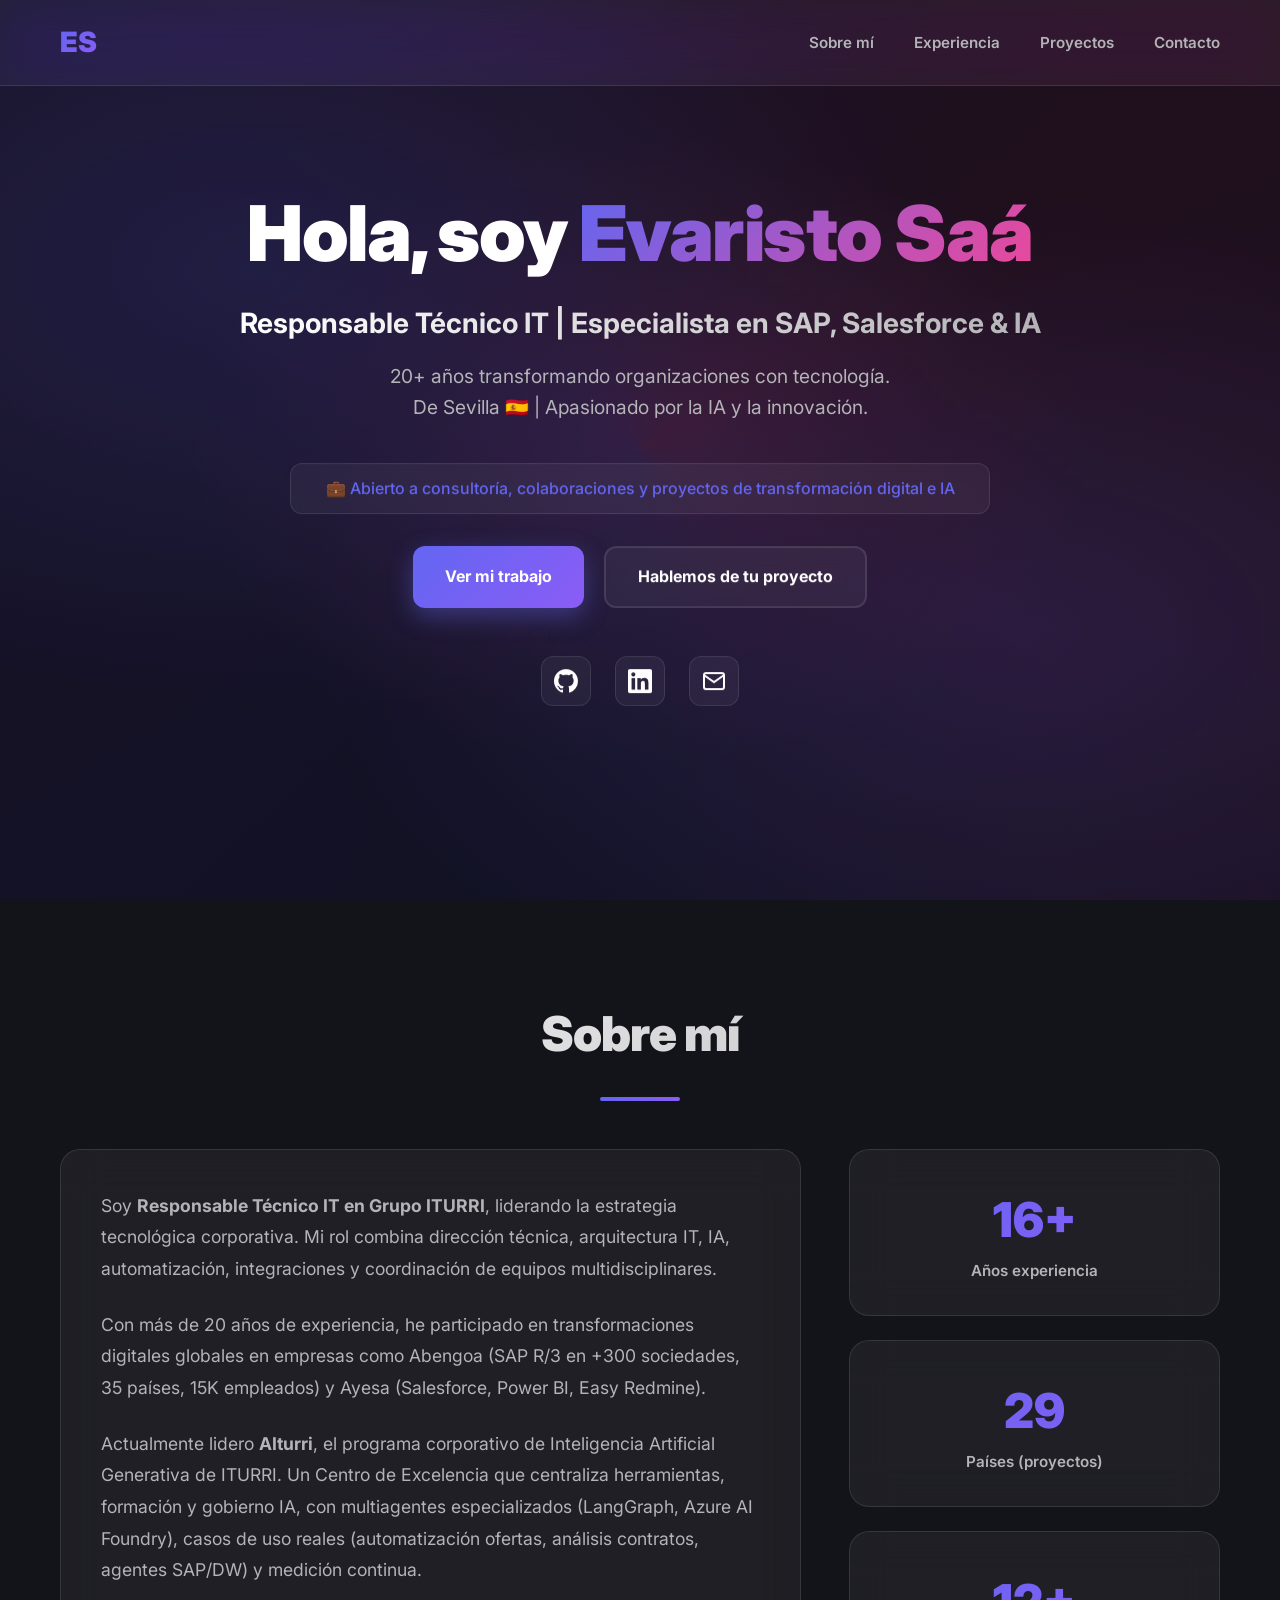
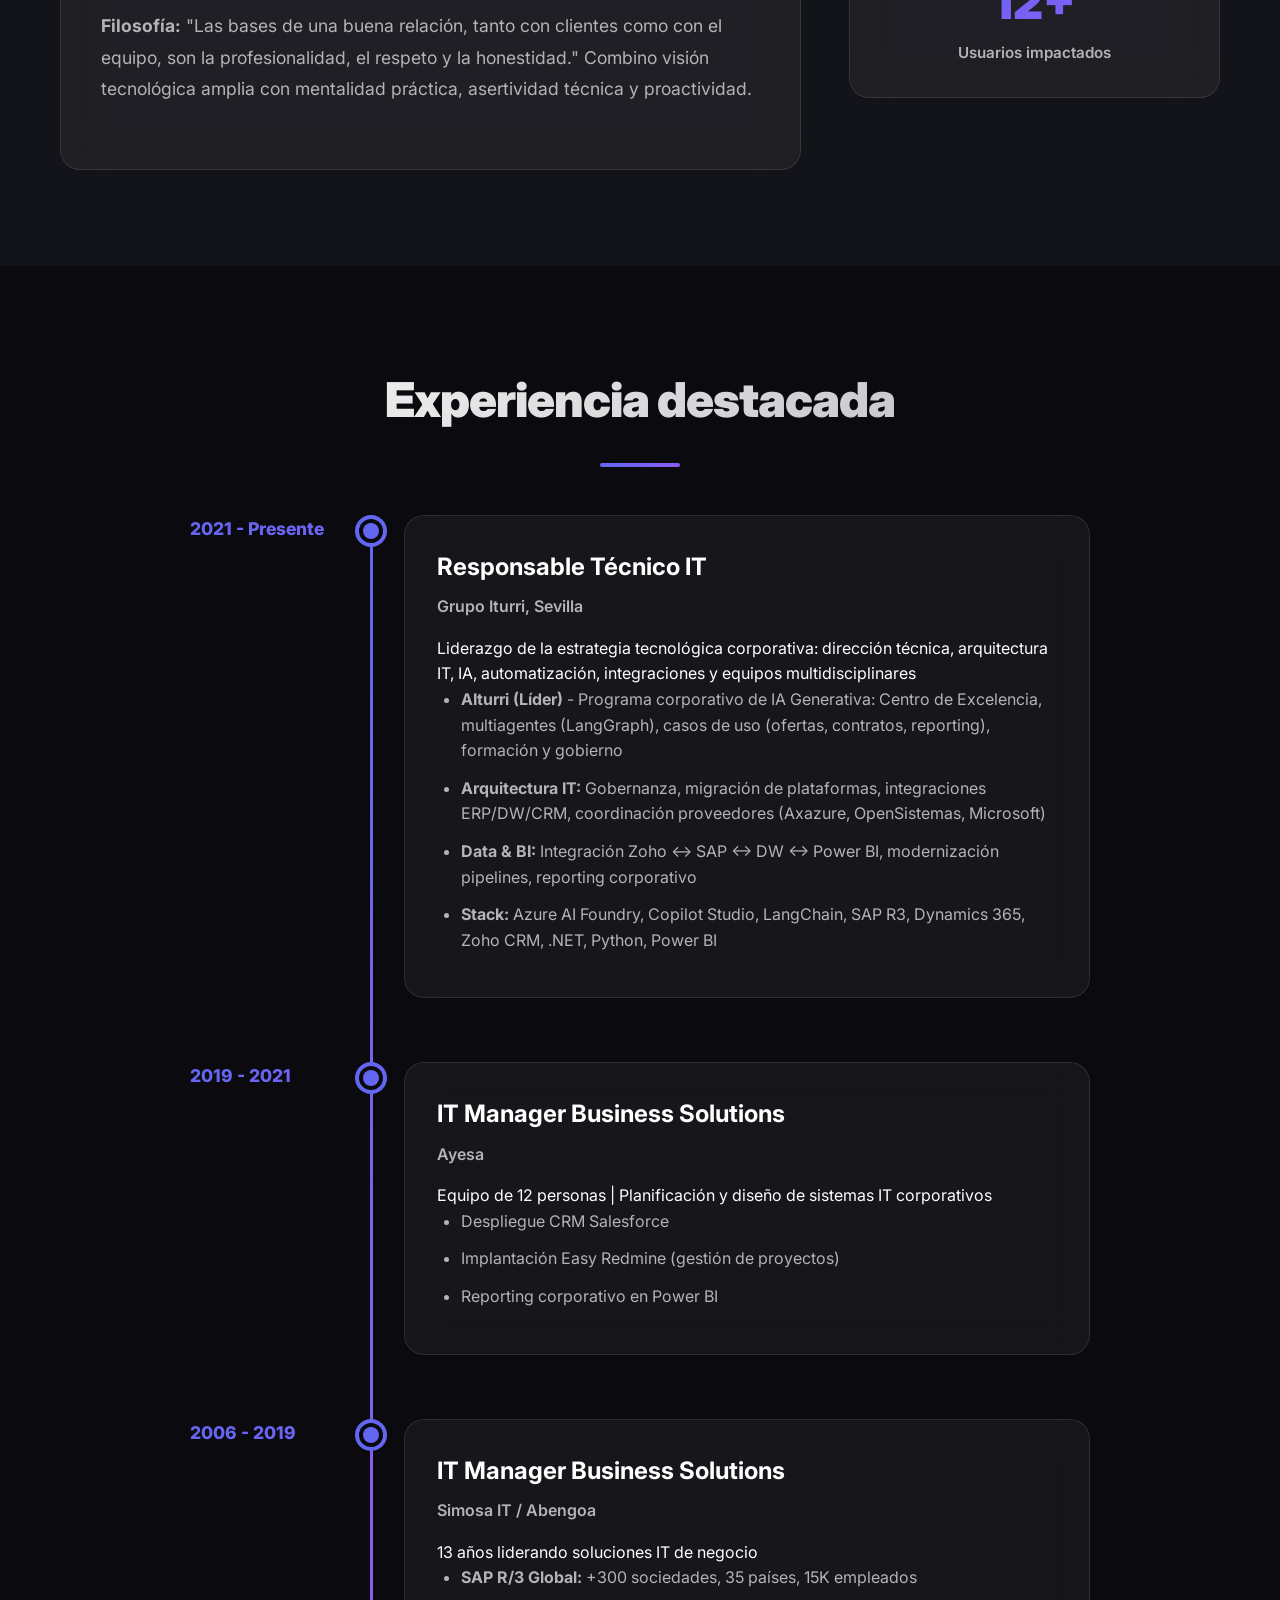
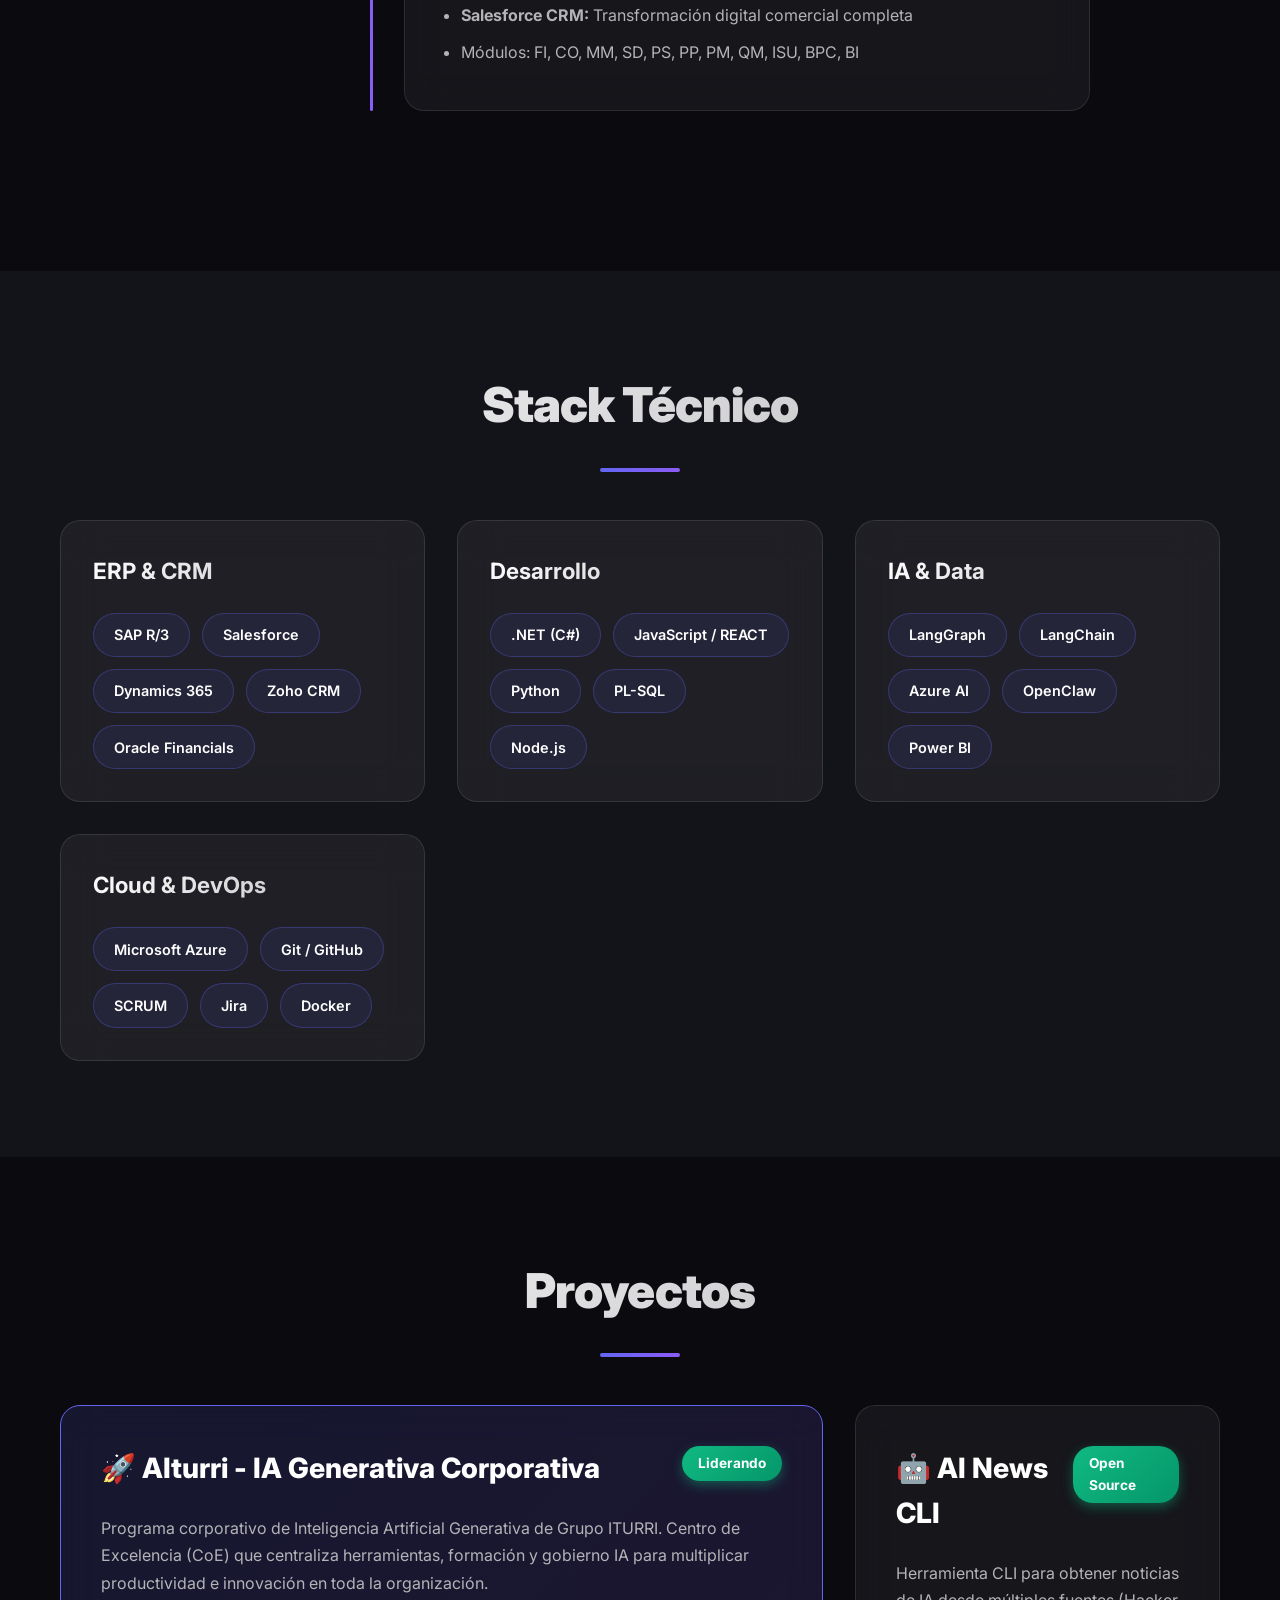
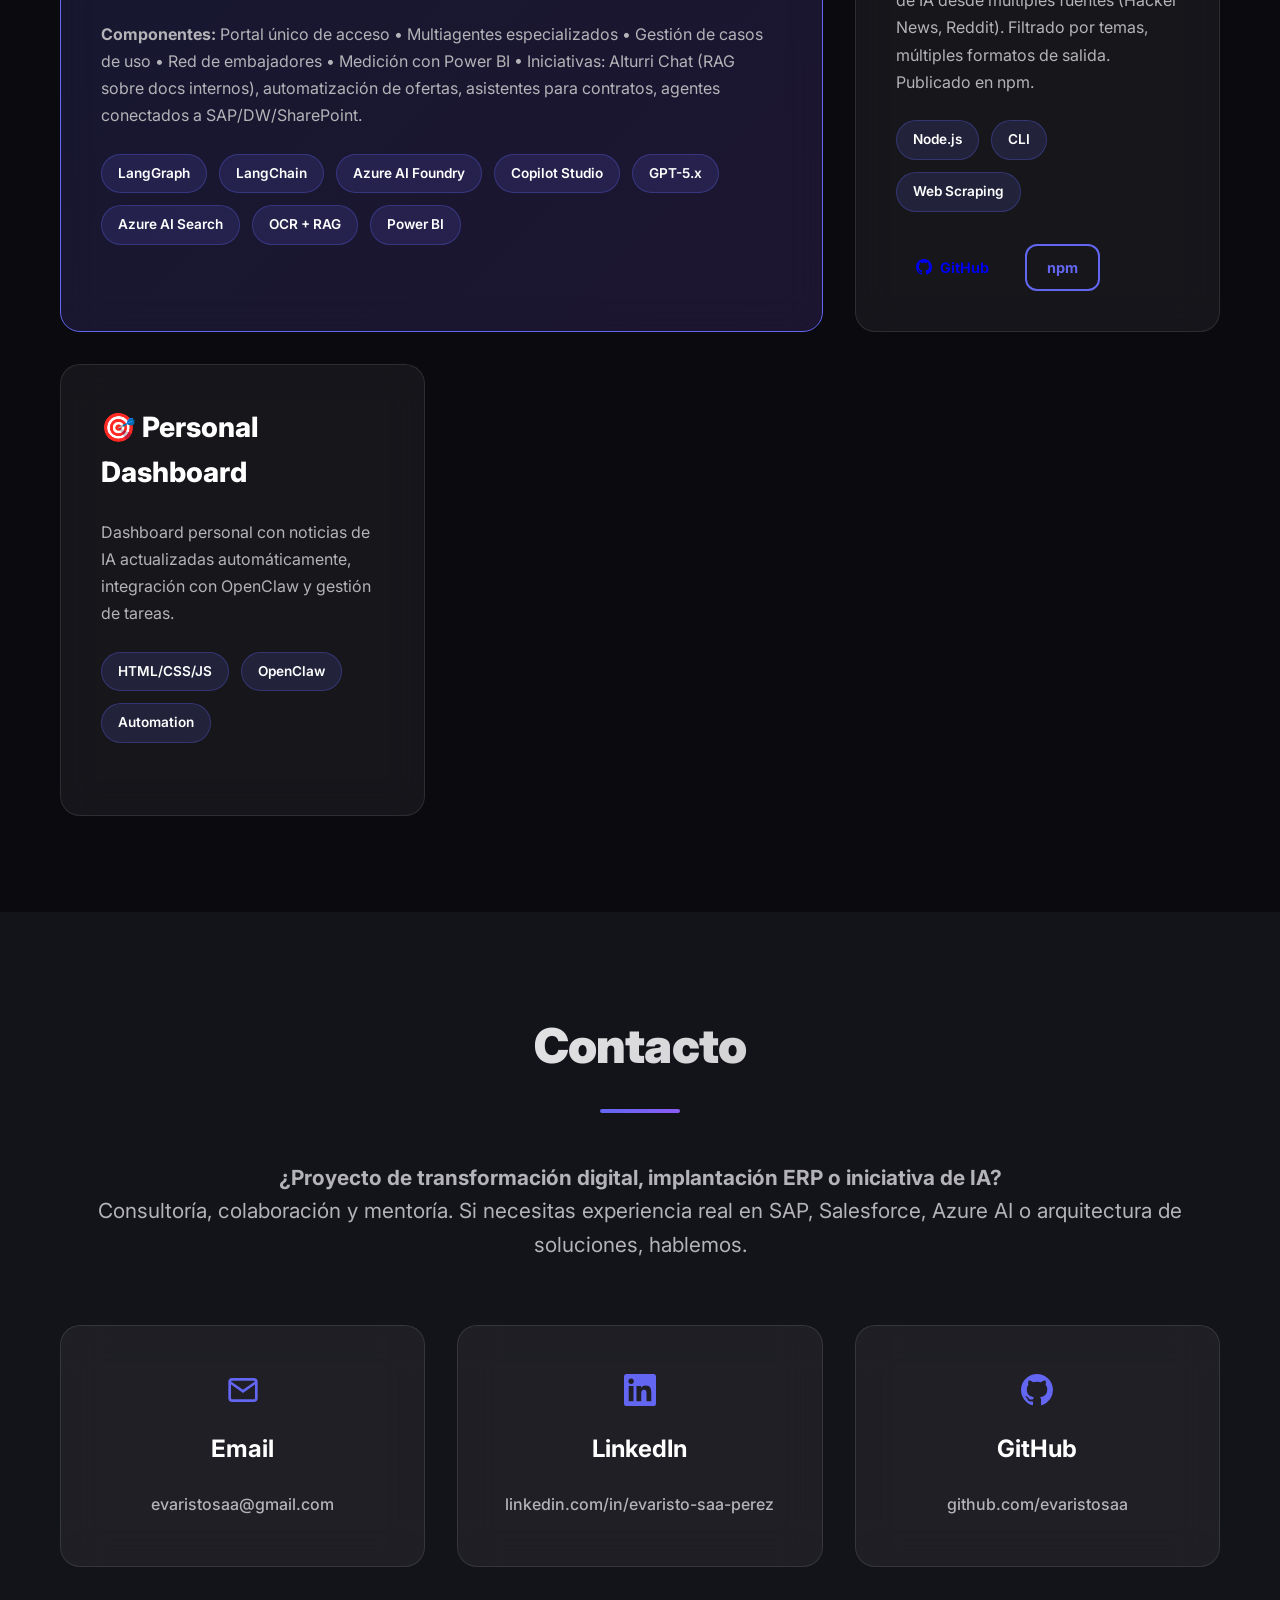
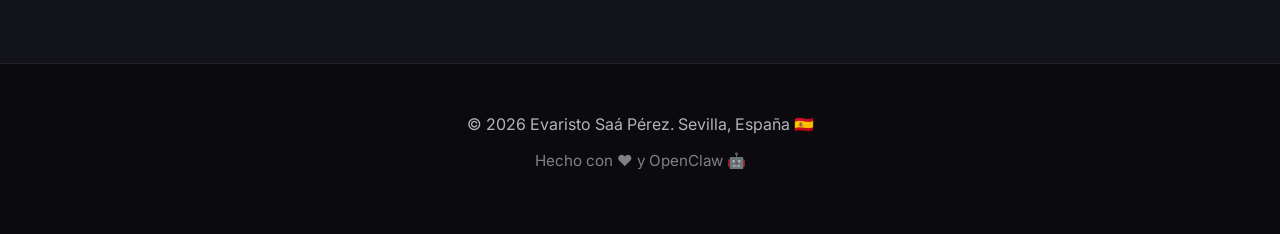
<file: index.html>
<!DOCTYPE html>
<html lang="es">
<head>
    <meta charset="UTF-8">
    <meta name="viewport" content="width=device-width, initial-scale=1.0">
    <meta name="description" content="Evaristo Saá - Responsable Técnico IT | 20+ años experiencia | SAP, Salesforce, IA, Cloud">
    <meta name="keywords" content="IT, SAP, Salesforce, IA, Machine Learning, Sevilla, desarrollo software">
    <meta name="author" content="Evaristo Saá Pérez">
    <title>Evaristo Saá | IT Leader & AI Enthusiast</title>
    
    <!-- Open Graph / Facebook -->
    <meta property="og:type" content="website">
    <meta property="og:url" content="https://evaristosaa.github.io/">
    <meta property="og:title" content="Evaristo Saá | IT Leader & AI Enthusiast">
    <meta property="og:description" content="Responsable Técnico IT liderando transformación digital e IA. 20+ años en SAP, Salesforce, Azure AI. Líder del programa AIturri de IA Generativa.">
    <meta property="og:image" content="https://evaristosaa.github.io/og-image.png">
    <meta property="og:locale" content="es_ES">
    
    <!-- Twitter Card -->
    <meta name="twitter:card" content="summary_large_image">
    <meta name="twitter:url" content="https://evaristosaa.github.io/">
    <meta name="twitter:title" content="Evaristo Saá | IT Leader & AI Enthusiast">
    <meta name="twitter:description" content="Responsable Técnico IT liderando transformación digital e IA. 20+ años en SAP, Salesforce, Azure AI. Líder del programa AIturri de IA Generativa.">
    <meta name="twitter:image" content="https://evaristosaa.github.io/og-image.png">
    
    <!-- Favicon -->
    <link rel="icon" type="image/svg+xml" href="favicon.svg">
    <link rel="alternate icon" href="favicon.ico">
    
    <link rel="stylesheet" href="styles.css">
    <link rel="preconnect" href="https://fonts.googleapis.com">
    <link rel="preconnect" href="https://fonts.gstatic.com" crossorigin>
    <link href="https://fonts.googleapis.com/css2?family=Inter:wght@300;400;500;600;700;800&display=swap" rel="stylesheet">
</head>
<body>
    <!-- Navigation -->
    <nav class="navbar">
        <div class="container">
            <div class="nav-brand">
                <a href="#home">ES</a>
            </div>
            <ul class="nav-menu">
                <li><a href="#about">Sobre mí</a></li>
                <li><a href="#experience">Experiencia</a></li>
                <li><a href="#projects">Proyectos</a></li>
                <li><a href="#contact">Contacto</a></li>
            </ul>
        </div>
    </nav>

    <!-- Hero Section -->
    <section class="hero" id="home">
        <div class="container">
            <div class="hero-content">
                <h1 class="hero-title">
                    Hola, soy <span class="highlight">Evaristo Saá</span>
                </h1>
                <p class="hero-subtitle">
                    Responsable Técnico IT | Especialista en SAP, Salesforce & IA
                </p>
                <p class="hero-description">
                    20+ años transformando organizaciones con tecnología.<br>
                    De Sevilla 🇪🇸 | Apasionado por la IA y la innovación.
                </p>
                <p class="hero-cta-subtitle">
                    💼 Abierto a consultoría, colaboraciones y proyectos de transformación digital e IA
                </p>
                <div class="hero-cta">
                    <a href="#projects" class="btn btn-primary">Ver mi trabajo</a>
                    <a href="#contact" class="btn btn-secondary">Hablemos de tu proyecto</a>
                </div>
                <div class="hero-social">
                    <a href="https://github.com/evaristosaa" target="_blank" aria-label="GitHub">
                        <svg width="24" height="24" viewBox="0 0 24 24" fill="currentColor">
                            <path d="M12 0C5.37 0 0 5.37 0 12c0 5.31 3.435 9.795 8.205 11.385.6.105.825-.255.825-.57 0-.285-.015-1.23-.015-2.235-3.015.555-3.795-.735-4.035-1.41-.135-.345-.72-1.41-1.23-1.695-.42-.225-1.02-.78-.015-.795.945-.015 1.62.87 1.845 1.23 1.08 1.815 2.805 1.305 3.495.99.105-.78.42-1.305.765-1.605-2.67-.3-5.46-1.335-5.46-5.925 0-1.305.465-2.385 1.23-3.225-.12-.3-.54-1.53.12-3.18 0 0 1.005-.315 3.3 1.23.96-.27 1.98-.405 3-.405s2.04.135 3 .405c2.295-1.56 3.3-1.23 3.3-1.23.66 1.65.24 2.88.12 3.18.765.84 1.23 1.905 1.23 3.225 0 4.605-2.805 5.625-5.475 5.925.435.375.81 1.095.81 2.22 0 1.605-.015 2.895-.015 3.3 0 .315.225.69.825.57A12.02 12.02 0 0024 12c0-6.63-5.37-12-12-12z"/>
                        </svg>
                    </a>
                    <a href="https://www.linkedin.com/in/evaristo-saa-perez/" target="_blank" aria-label="LinkedIn">
                        <svg width="24" height="24" viewBox="0 0 24 24" fill="currentColor">
                            <path d="M20.447 20.452h-3.554v-5.569c0-1.328-.027-3.037-1.852-3.037-1.853 0-2.136 1.445-2.136 2.939v5.667H9.351V9h3.414v1.561h.046c.477-.9 1.637-1.85 3.37-1.85 3.601 0 4.267 2.37 4.267 5.455v6.286zM5.337 7.433c-1.144 0-2.063-.926-2.063-2.065 0-1.138.92-2.063 2.063-2.063 1.14 0 2.064.925 2.064 2.063 0 1.139-.925 2.065-2.064 2.065zm1.782 13.019H3.555V9h3.564v11.452zM22.225 0H1.771C.792 0 0 .774 0 1.729v20.542C0 23.227.792 24 1.771 24h20.451C23.2 24 24 23.227 24 22.271V1.729C24 .774 23.2 0 22.222 0h.003z"/>
                        </svg>
                    </a>
                    <a href="mailto:evaristosaa@gmail.com" aria-label="Email">
                        <svg width="24" height="24" viewBox="0 0 24 24" fill="none" stroke="currentColor" stroke-width="2">
                            <path d="M4 4h16c1.1 0 2 .9 2 2v12c0 1.1-.9 2-2 2H4c-1.1 0-2-.9-2-2V6c0-1.1.9-2 2-2z"/>
                            <polyline points="22,6 12,13 2,6"/>
                        </svg>
                    </a>
                </div>
            </div>
        </div>
    </section>

    <!-- About Section -->
    <section class="about" id="about">
        <div class="container">
            <h2 class="section-title">Sobre mí</h2>
            <div class="about-content">
                <div class="about-text">
                    <p>
                        Soy <strong>Responsable Técnico IT en Grupo ITURRI</strong>, liderando la estrategia tecnológica corporativa. 
                        Mi rol combina dirección técnica, arquitectura IT, IA, automatización, integraciones y coordinación 
                        de equipos multidisciplinares.
                    </p>
                    <p>
                        Con más de 20 años de experiencia, he participado en transformaciones digitales globales 
                        en empresas como Abengoa (SAP R/3 en +300 sociedades, 35 países, 15K empleados) y Ayesa 
                        (Salesforce, Power BI, Easy Redmine).
                    </p>
                    <p>
                        Actualmente lidero <strong>AIturri</strong>, el programa corporativo de Inteligencia Artificial 
                        Generativa de ITURRI. Un Centro de Excelencia que centraliza herramientas, formación y gobierno IA, 
                        con multiagentes especializados (LangGraph, Azure AI Foundry), casos de uso reales 
                        (automatización ofertas, análisis contratos, agentes SAP/DW) y medición continua.
                    </p>
                    <p>
                        <strong>Filosofía:</strong> "Las bases de una buena relación, tanto con clientes como con el equipo, 
                        son la profesionalidad, el respeto y la honestidad." Combino visión tecnológica amplia con mentalidad 
                        práctica, asertividad técnica y proactividad.
                    </p>
                </div>
                <div class="about-stats">
                    <div class="stat">
                        <div class="stat-number">20+</div>
                        <div class="stat-label">Años experiencia</div>
                    </div>
                    <div class="stat">
                        <div class="stat-number">35</div>
                        <div class="stat-label">Países (proyectos)</div>
                    </div>
                    <div class="stat">
                        <div class="stat-number">15K+</div>
                        <div class="stat-label">Usuarios impactados</div>
                    </div>
                </div>
            </div>
        </div>
    </section>

    <!-- Experience Section -->
    <section class="experience" id="experience">
        <div class="container">
            <h2 class="section-title">Experiencia destacada</h2>
            <div class="timeline">
                <div class="timeline-item">
                    <div class="timeline-year">2021 - Presente</div>
                    <div class="timeline-content">
                        <h3>Responsable Técnico IT</h3>
                        <h4>Grupo Iturri, Sevilla</h4>
                        <p>Liderazgo de la estrategia tecnológica corporativa: dirección técnica, arquitectura IT, IA, automatización, integraciones y equipos multidisciplinares</p>
                        <ul>
                            <li><strong>AIturri (Líder)</strong> - Programa corporativo de IA Generativa: Centro de Excelencia, multiagentes (LangGraph), casos de uso (ofertas, contratos, reporting), formación y gobierno</li>
                            <li><strong>Arquitectura IT:</strong> Gobernanza, migración de plataformas, integraciones ERP/DW/CRM, coordinación proveedores (Axazure, OpenSistemas, Microsoft)</li>
                            <li><strong>Data & BI:</strong> Integración Zoho ↔ SAP ↔ DW ↔ Power BI, modernización pipelines, reporting corporativo</li>
                            <li><strong>Stack:</strong> Azure AI Foundry, Copilot Studio, LangChain, SAP R3, Dynamics 365, Zoho CRM, .NET, Python, Power BI</li>
                        </ul>
                    </div>
                </div>
                <div class="timeline-item">
                    <div class="timeline-year">2019 - 2021</div>
                    <div class="timeline-content">
                        <h3>IT Manager Business Solutions</h3>
                        <h4>Ayesa</h4>
                        <p>Equipo de 12 personas | Planificación y diseño de sistemas IT corporativos</p>
                        <ul>
                            <li>Despliegue CRM Salesforce</li>
                            <li>Implantación Easy Redmine (gestión de proyectos)</li>
                            <li>Reporting corporativo en Power BI</li>
                        </ul>
                    </div>
                </div>
                <div class="timeline-item">
                    <div class="timeline-year">2006 - 2019</div>
                    <div class="timeline-content">
                        <h3>IT Manager Business Solutions</h3>
                        <h4>Simosa IT / Abengoa</h4>
                        <p>13 años liderando soluciones IT de negocio</p>
                        <ul>
                            <li><strong>SAP R/3 Global:</strong> +300 sociedades, 35 países, 15K empleados</li>
                            <li><strong>Salesforce CRM:</strong> Transformación digital comercial completa</li>
                            <li>Módulos: FI, CO, MM, SD, PS, PP, PM, QM, ISU, BPC, BI</li>
                        </ul>
                    </div>
                </div>
            </div>
        </div>
    </section>

    <!-- Skills Section -->
    <section class="skills">
        <div class="container">
            <h2 class="section-title">Stack Técnico</h2>
            <div class="skills-grid">
                <div class="skill-category">
                    <h3>ERP & CRM</h3>
                    <div class="skill-tags">
                        <span>SAP R/3</span>
                        <span>Salesforce</span>
                        <span>Dynamics 365</span>
                        <span>Zoho CRM</span>
                        <span>Oracle Financials</span>
                    </div>
                </div>
                <div class="skill-category">
                    <h3>Desarrollo</h3>
                    <div class="skill-tags">
                        <span>.NET (C#)</span>
                        <span>JavaScript / REACT</span>
                        <span>Python</span>
                        <span>PL-SQL</span>
                        <span>Node.js</span>
                    </div>
                </div>
                <div class="skill-category">
                    <h3>IA & Data</h3>
                    <div class="skill-tags">
                        <span>LangGraph</span>
                        <span>LangChain</span>
                        <span>Azure AI</span>
                        <span>OpenClaw</span>
                        <span>Power BI</span>
                    </div>
                </div>
                <div class="skill-category">
                    <h3>Cloud & DevOps</h3>
                    <div class="skill-tags">
                        <span>Microsoft Azure</span>
                        <span>Git / GitHub</span>
                        <span>SCRUM</span>
                        <span>Jira</span>
                        <span>Docker</span>
                    </div>
                </div>
            </div>
        </div>
    </section>

    <!-- Projects Section -->
    <section class="projects" id="projects">
        <div class="container">
            <h2 class="section-title">Proyectos</h2>
            <div class="projects-grid">
                <div class="project-card featured">
                    <div class="project-header">
                        <h3>🚀 AIturri - IA Generativa Corporativa</h3>
                        <span class="project-badge">Liderando</span>
                    </div>
                    <p class="project-description">
                        Programa corporativo de Inteligencia Artificial Generativa de Grupo ITURRI. 
                        Centro de Excelencia (CoE) que centraliza herramientas, formación y gobierno IA 
                        para multiplicar productividad e innovación en toda la organización.
                    </p>
                    <p class="project-description">
                        <strong>Componentes:</strong> Portal único de acceso • Multiagentes especializados • 
                        Gestión de casos de uso • Red de embajadores • Medición con Power BI • 
                        Iniciativas: AIturri Chat (RAG sobre docs internos), automatización de ofertas, 
                        asistentes para contratos, agentes conectados a SAP/DW/SharePoint.
                    </p>
                    <div class="project-tech">
                        <span>LangGraph</span>
                        <span>LangChain</span>
                        <span>Azure AI Foundry</span>
                        <span>Copilot Studio</span>
                        <span>GPT-5.x</span>
                        <span>Azure AI Search</span>
                        <span>OCR + RAG</span>
                        <span>Power BI</span>
                    </div>
                </div>

                <div class="project-card">
                    <div class="project-header">
                        <h3>🤖 AI News CLI</h3>
                        <span class="project-badge">Open Source</span>
                    </div>
                    <p class="project-description">
                        Herramienta CLI para obtener noticias de IA desde múltiples fuentes (Hacker News, Reddit). 
                        Filtrado por temas, múltiples formatos de salida. Publicado en npm.
                    </p>
                    <div class="project-tech">
                        <span>Node.js</span>
                        <span>CLI</span>
                        <span>Web Scraping</span>
                    </div>
                    <div class="project-links">
                        <a href="https://github.com/evaristosaa/ai-news-cli" target="_blank" class="btn btn-small">
                            <svg width="16" height="16" viewBox="0 0 24 24" fill="currentColor">
                                <path d="M12 0C5.37 0 0 5.37 0 12c0 5.31 3.435 9.795 8.205 11.385.6.105.825-.255.825-.57 0-.285-.015-1.23-.015-2.235-3.015.555-3.795-.735-4.035-1.41-.135-.345-.72-1.41-1.23-1.695-.42-.225-1.02-.78-.015-.795.945-.015 1.62.87 1.845 1.23 1.08 1.815 2.805 1.305 3.495.99.105-.78.42-1.305.765-1.605-2.67-.3-5.46-1.335-5.46-5.925 0-1.305.465-2.385 1.23-3.225-.12-.3-.54-1.53.12-3.18 0 0 1.005-.315 3.3 1.23.96-.27 1.98-.405 3-.405s2.04.135 3 .405c2.295-1.56 3.3-1.23 3.3-1.23.66 1.65.24 2.88.12 3.18.765.84 1.23 1.905 1.23 3.225 0 4.605-2.805 5.625-5.475 5.925.435.375.81 1.095.81 2.22 0 1.605-.015 2.895-.015 3.3 0 .315.225.69.825.57A12.02 12.02 0 0024 12c0-6.63-5.37-12-12-12z"/>
                            </svg>
                            GitHub
                        </a>
                        <a href="https://www.npmjs.com/package/ai-news-cli" target="_blank" class="btn btn-small btn-outline">
                            npm
                        </a>
                    </div>
                </div>

                <div class="project-card">
                    <div class="project-header">
                        <h3>🎯 Personal Dashboard</h3>
                    </div>
                    <p class="project-description">
                        Dashboard personal con noticias de IA actualizadas automáticamente, 
                        integración con OpenClaw y gestión de tareas.
                    </p>
                    <div class="project-tech">
                        <span>HTML/CSS/JS</span>
                        <span>OpenClaw</span>
                        <span>Automation</span>
                    </div>
                </div>
            </div>
        </div>
    </section>

    <!-- Contact Section -->
    <section class="contact" id="contact">
        <div class="container">
            <h2 class="section-title">Contacto</h2>
            <div class="contact-content">
                <p class="contact-intro">
                    <strong>¿Proyecto de transformación digital, implantación ERP o iniciativa de IA?</strong><br>
                    Consultoría, colaboración y mentoría. Si necesitas experiencia real en SAP, Salesforce, Azure AI o arquitectura de soluciones, hablemos.
                </p>
                <div class="contact-methods">
                    <a href="mailto:evaristosaa@gmail.com" class="contact-card">
                        <svg width="32" height="32" viewBox="0 0 24 24" fill="none" stroke="currentColor" stroke-width="2">
                            <path d="M4 4h16c1.1 0 2 .9 2 2v12c0 1.1-.9 2-2 2H4c-1.1 0-2-.9-2-2V6c0-1.1.9-2 2-2z"/>
                            <polyline points="22,6 12,13 2,6"/>
                        </svg>
                        <h3>Email</h3>
                        <p>evaristosaa@gmail.com</p>
                    </a>
                    <a href="https://www.linkedin.com/in/evaristo-saa-perez/" target="_blank" class="contact-card">
                        <svg width="32" height="32" viewBox="0 0 24 24" fill="currentColor">
                            <path d="M20.447 20.452h-3.554v-5.569c0-1.328-.027-3.037-1.852-3.037-1.853 0-2.136 1.445-2.136 2.939v5.667H9.351V9h3.414v1.561h.046c.477-.9 1.637-1.85 3.37-1.85 3.601 0 4.267 2.37 4.267 5.455v6.286zM5.337 7.433c-1.144 0-2.063-.926-2.063-2.065 0-1.138.92-2.063 2.063-2.063 1.14 0 2.064.925 2.064 2.063 0 1.139-.925 2.065-2.064 2.065zm1.782 13.019H3.555V9h3.564v11.452zM22.225 0H1.771C.792 0 0 .774 0 1.729v20.542C0 23.227.792 24 1.771 24h20.451C23.2 24 24 23.227 24 22.271V1.729C24 .774 23.2 0 22.222 0h.003z"/>
                        </svg>
                        <h3>LinkedIn</h3>
                        <p>linkedin.com/in/evaristo-saa-perez</p>
                    </a>
                    <a href="https://github.com/evaristosaa" target="_blank" class="contact-card">
                        <svg width="32" height="32" viewBox="0 0 24 24" fill="currentColor">
                            <path d="M12 0C5.37 0 0 5.37 0 12c0 5.31 3.435 9.795 8.205 11.385.6.105.825-.255.825-.57 0-.285-.015-1.23-.015-2.235-3.015.555-3.795-.735-4.035-1.41-.135-.345-.72-1.41-1.23-1.695-.42-.225-1.02-.78-.015-.795.945-.015 1.62.87 1.845 1.23 1.08 1.815 2.805 1.305 3.495.99.105-.78.42-1.305.765-1.605-2.67-.3-5.46-1.335-5.46-5.925 0-1.305.465-2.385 1.23-3.225-.12-.3-.54-1.53.12-3.18 0 0 1.005-.315 3.3 1.23.96-.27 1.98-.405 3-.405s2.04.135 3 .405c2.295-1.56 3.3-1.23 3.3-1.23.66 1.65.24 2.88.12 3.18.765.84 1.23 1.905 1.23 3.225 0 4.605-2.805 5.625-5.475 5.925.435.375.81 1.095.81 2.22 0 1.605-.015 2.895-.015 3.3 0 .315.225.69.825.57A12.02 12.02 0 0024 12c0-6.63-5.37-12-12-12z"/>
                        </svg>
                        <h3>GitHub</h3>
                        <p>github.com/evaristosaa</p>
                    </a>
                </div>
            </div>
        </div>
    </section>

    <!-- Footer -->
    <footer class="footer">
        <div class="container">
            <p>&copy; 2026 Evaristo Saá Pérez. Sevilla, España 🇪🇸</p>
            <p class="footer-note">Hecho con ❤️ y OpenClaw 🤖</p>
        </div>
    </footer>

    <script src="script.js"></script>
</body>
</html>
</file>
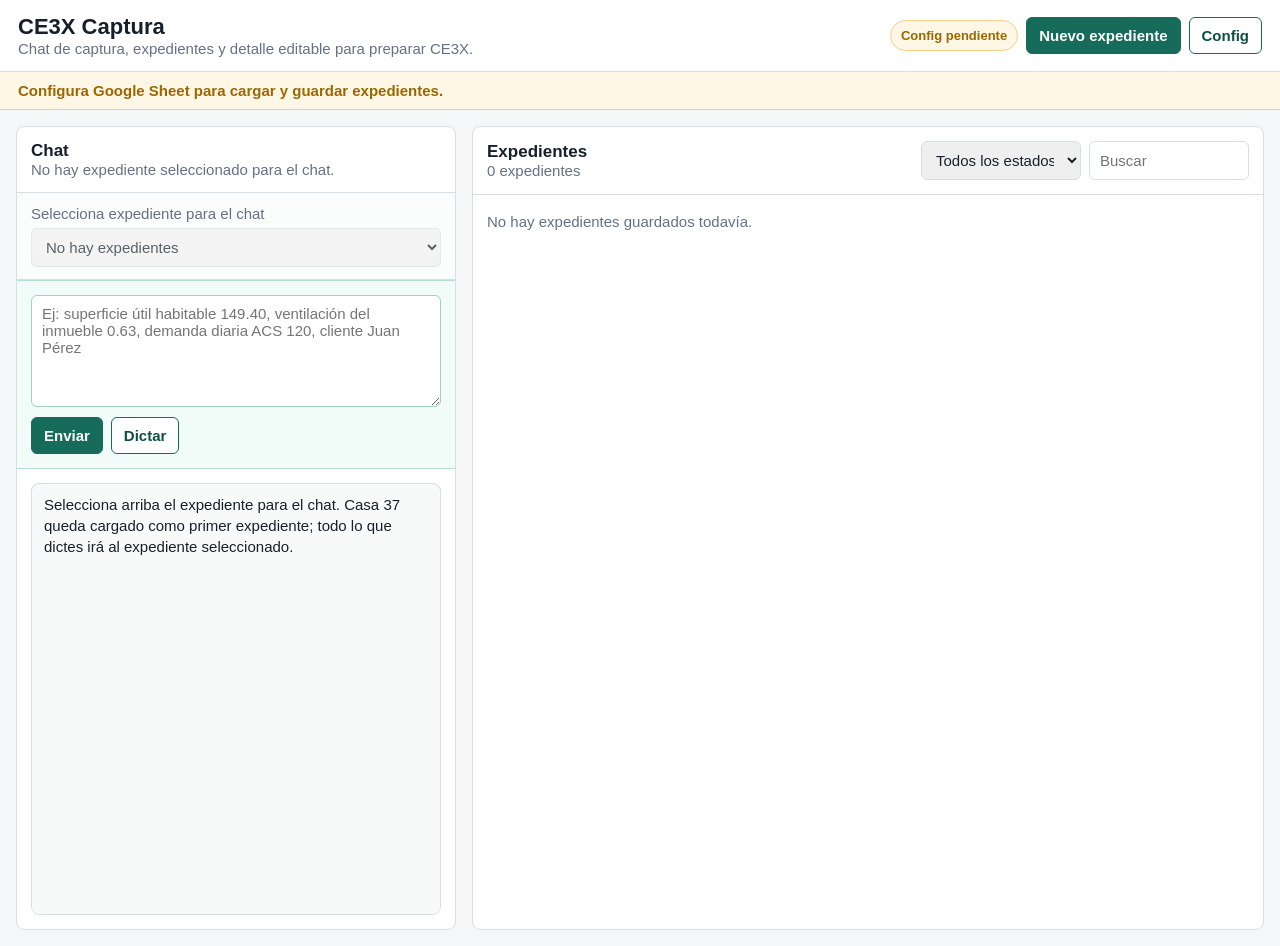
<file: ce3x/index.html>
<!doctype html>
<html lang="es">
<head>
  <meta charset="utf-8">
  <meta name="viewport" content="width=device-width, initial-scale=1">
  <meta http-equiv="Cache-Control" content="no-store">
  <title>CE3X Captura</title>
  <link rel="stylesheet" href="styles.css?v=20260617-expedientes69">
</head>
<body>
  <header class="topbar">
    <div>
      <h1>CE3X Captura</h1>
      <p>Chat de captura, expedientes y detalle editable para preparar CE3X.</p>
    </div>
    <div class="actions">
      <span id="storageMode" class="storage-mode">Config pendiente</span>
      <button id="newBtn" type="button">Nuevo expediente</button>
      <button id="configBtn" type="button" class="secondary">Config</button>
    </div>
  </header>
  <div id="syncAlert" class="sync-alert" hidden></div>

  <main class="app-shell">
    <section class="panel capture-panel" aria-label="Captura por chat">
      <div class="panel-header">
        <div>
          <h2>Chat</h2>
          <p id="activeRecordText">Sin expediente abierto.</p>
        </div>
      </div>
      <div class="active-expedient">
        <label>
          <span>Selecciona expediente para el chat</span>
          <select id="activeRecordSelect"></select>
        </label>
      </div>
      <form id="chatForm" class="chat-form">
        <textarea id="chatInput" rows="4" placeholder="Ej: superficie útil habitable 149.40, ventilación del inmueble 0.63, demanda diaria ACS 120, cliente Juan Pérez"></textarea>
        <div class="chat-actions">
          <button type="submit">Enviar</button>
          <button id="voiceBtn" type="button" class="secondary">Dictar</button>
        </div>
      </form>
      <div id="chatLog" class="chat-log" aria-live="polite"></div>
    </section>

    <section class="panel right-panel" aria-label="Expedientes y detalle editable">
      <div id="listView" class="list-view">
        <div class="panel-header">
          <div>
            <h2>Expedientes</h2>
            <p id="statusSummary">0 expedientes</p>
          </div>
          <div class="list-filters">
            <select id="statusFilter" aria-label="Filtrar expedientes por estado">
              <option value="all">Todos los estados</option>
              <option value="BORRADOR">Pendientes</option>
              <option value="PENDIENTE_DATOS">En curso</option>
              <option value="COMPLETA">Completados</option>
            </select>
            <input id="searchInput" type="search" placeholder="Buscar">
          </div>
        </div>
        <div id="expedientList" class="expedient-list"></div>
      </div>

      <div id="detailView" class="detail-view" hidden>
        <div class="detail-toolbar">
          <button id="backToListBtn" type="button" class="secondary">Volver a la lista</button>
          <div class="detail-actions">
            <button id="saveDetailBtn" type="submit" form="detailForm">Guardar detalle</button>
            <button id="catastroBtn" type="button" class="secondary">Traer Catastro</button>
            <button id="autoEnvelopeBtn" type="button" class="secondary">Autocompletar envolvente</button>
            <button id="autoSystemsBtn" type="button" class="secondary">Autocompletar instalaciones</button>
            <button id="copyDataBtn" type="button" class="secondary">Copiar datos</button>
            <button id="deleteRecordBtn" type="button" class="danger">Eliminar expediente</button>
            <button id="downloadJsonBtn" type="button" class="secondary">Descargar JSON</button>
            <button id="downloadCexBtn" type="button" class="secondary">Descargar .cex</button>
          </div>
        </div>

        <div class="record-head">
          <div>
            <h2 id="recordTitle">Detalle del expediente</h2>
            <p id="recordSubtitle">Selecciona o crea una referencia.</p>
          </div>
          <span id="recordBadge" class="badge">BORRADOR</span>
        </div>

        <nav id="sectionTabs" class="tabs" aria-label="Secciones CE3X"></nav>
        <form id="detailForm">
          <div id="sectionFields" class="section-fields"></div>
        </form>
      </div>
    </section>
  </main>

  <dialog id="configDialog">
    <form method="dialog" id="configForm">
      <h2>Configuracion</h2>
      <label>Apps Script URL<input name="apiUrl" placeholder="https://script.google.com/macros/s/.../exec"></label>
      <label>APP_SECRET<input name="secret" type="password"></label>
      <p>La app trabaja solo con Google Sheets. Sin URL no se cargan ni se guardan expedientes.</p>
      <div class="form-actions">
        <button type="submit">Guardar config</button>
        <button type="button" class="secondary" id="testConfigBtn">Probar conexión</button>
        <button type="button" class="secondary" id="copyConfigLinkBtn">Copiar enlace config</button>
        <button type="button" class="secondary" id="closeConfigBtn">Cerrar</button>
      </div>
    </form>
  </dialog>

  <dialog id="copyDataDialog">
    <form method="dialog" id="copyDataForm">
      <h2>Copiar datos</h2>
      <label>Expediente origen<select name="sourceId" id="copySourceSelect"></select></label>
      <p>Se copiarán Envolvente térmica e Instalaciones al expediente abierto.</p>
      <div class="form-actions">
        <button type="submit">Guardar copia</button>
        <button type="button" class="secondary" id="closeCopyDataBtn">Cancelar</button>
      </div>
    </form>
  </dialog>

  <script src="app.js?v=20260714-no-template-contributions"></script>
</body>
</html>
</file>
<file: styles.css>
:root {
    /* Dark Theme Colors */
    --bg-primary: #0a0a0f;
    --bg-secondary: #13131a;
    --bg-tertiary: #1a1a24;
    --text-primary: #ffffff;
    --text-secondary: #b4b4b8;
    --accent-primary: #6366f1;
    --accent-secondary: #8b5cf6;
    --accent-tertiary: #ec4899;
    --success: #10b981;
    --glass-bg: rgba(255, 255, 255, 0.05);
    --glass-border: rgba(255, 255, 255, 0.1);
    --shadow: rgba(0, 0, 0, 0.5);
}

* {
    margin: 0;
    padding: 0;
    box-sizing: border-box;
}

html {
    scroll-behavior: smooth;
}

body {
    font-family: 'Inter', -apple-system, BlinkMacSystemFont, 'Segoe UI', sans-serif;
    line-height: 1.6;
    color: var(--text-primary);
    background: var(--bg-primary);
    overflow-x: hidden;
}

.container {
    max-width: 1200px;
    margin: 0 auto;
    padding: 0 20px;
}

/* Animated Background */
body::before {
    content: '';
    position: fixed;
    top: 0;
    left: 0;
    width: 100%;
    height: 100%;
    background: 
        radial-gradient(ellipse at 20% 30%, rgba(99, 102, 241, 0.15) 0%, transparent 50%),
        radial-gradient(ellipse at 80% 70%, rgba(139, 92, 246, 0.15) 0%, transparent 50%),
        radial-gradient(ellipse at 50% 50%, rgba(236, 72, 153, 0.1) 0%, transparent 50%);
    z-index: -1;
    animation: bgShift 20s ease infinite;
}

@keyframes bgShift {
    0%, 100% { opacity: 1; transform: scale(1); }
    50% { opacity: 0.8; transform: scale(1.05); }
}

/* Navbar Glassmorphism */
.navbar {
    position: fixed;
    top: 0;
    width: 100%;
    background: var(--glass-bg);
    backdrop-filter: blur(20px) saturate(180%);
    border-bottom: 1px solid var(--glass-border);
    z-index: 1000;
    transition: all 0.3s ease;
}

.navbar.scrolled {
    background: rgba(10, 10, 15, 0.8);
    box-shadow: 0 8px 32px var(--shadow);
}

.navbar .container {
    display: flex;
    justify-content: space-between;
    align-items: center;
    padding: 1.25rem 20px;
}

.nav-brand a {
    font-size: 1.75rem;
    font-weight: 900;
    background: linear-gradient(135deg, var(--accent-primary), var(--accent-secondary));
    -webkit-background-clip: text;
    -webkit-text-fill-color: transparent;
    background-clip: text;
    text-decoration: none;
    transition: all 0.3s;
}

.nav-brand a:hover {
    transform: scale(1.05);
    filter: brightness(1.2);
}

.nav-menu {
    display: flex;
    list-style: none;
    gap: 2.5rem;
}

.nav-menu a {
    color: var(--text-secondary);
    text-decoration: none;
    font-weight: 600;
    font-size: 0.95rem;
    position: relative;
    transition: color 0.3s;
}

.nav-menu a::after {
    content: '';
    position: absolute;
    bottom: -5px;
    left: 0;
    width: 0;
    height: 2px;
    background: linear-gradient(90deg, var(--accent-primary), var(--accent-secondary));
    transition: width 0.3s;
}

.nav-menu a:hover {
    color: var(--text-primary);
}

.nav-menu a:hover::after {
    width: 100%;
}

/* Hero - Dramatic Gradient */
.hero {
    min-height: 100vh;
    display: flex;
    align-items: center;
    padding-top: 80px;
    position: relative;
    overflow: hidden;
}

.hero::before {
    content: '';
    position: absolute;
    top: -50%;
    left: -50%;
    width: 200%;
    height: 200%;
    background: 
        conic-gradient(from 180deg at 50% 50%, 
            var(--accent-primary) 0deg, 
            var(--accent-secondary) 120deg, 
            var(--accent-tertiary) 240deg, 
            var(--accent-primary) 360deg);
    opacity: 0.1;
    animation: rotate 30s linear infinite;
    z-index: 0;
}

@keyframes rotate {
    0% { transform: rotate(0deg); }
    100% { transform: rotate(360deg); }
}

.hero-content {
    position: relative;
    z-index: 1;
    text-align: center;
    animation: fadeInUp 1s ease;
}

@keyframes fadeInUp {
    from {
        opacity: 0;
        transform: translateY(30px);
    }
    to {
        opacity: 1;
        transform: translateY(0);
    }
}

.hero-title {
    font-size: clamp(2.5rem, 6vw, 5rem);
    font-weight: 900;
    margin-bottom: 1.5rem;
    line-height: 1.1;
    letter-spacing: -0.02em;
}

.highlight {
    background: linear-gradient(135deg, var(--accent-primary), var(--accent-tertiary));
    -webkit-background-clip: text;
    -webkit-text-fill-color: transparent;
    background-clip: text;
    position: relative;
}

.hero-subtitle {
    font-size: 1.75rem;
    font-weight: 700;
    margin-bottom: 1rem;
    color: var(--text-secondary);
    background: linear-gradient(90deg, var(--text-primary), var(--text-secondary));
    -webkit-background-clip: text;
    -webkit-text-fill-color: transparent;
}

.hero-description {
    font-size: 1.2rem;
    margin-bottom: 2.5rem;
    color: var(--text-secondary);
    max-width: 600px;
    margin-left: auto;
    margin-right: auto;
}

.hero-cta-subtitle {
    font-size: 1rem;
    margin-bottom: 2rem;
    color: var(--accent-primary);
    font-weight: 500;
    max-width: 700px;
    margin-left: auto;
    margin-right: auto;
    padding: 0.75rem 1.5rem;
    background: var(--glass-bg);
    backdrop-filter: blur(10px);
    border: 1px solid var(--glass-border);
    border-radius: 12px;
}

.hero-cta {
    display: flex;
    gap: 1.25rem;
    justify-content: center;
    margin-bottom: 3rem;
}

/* Glassmorphic Buttons */
.btn {
    padding: 1rem 2rem;
    border-radius: 12px;
    text-decoration: none;
    font-weight: 700;
    font-size: 1rem;
    transition: all 0.3s cubic-bezier(0.4, 0, 0.2, 1);
    display: inline-flex;
    align-items: center;
    gap: 0.5rem;
    position: relative;
    overflow: hidden;
}

.btn::before {
    content: '';
    position: absolute;
    top: 0;
    left: -100%;
    width: 100%;
    height: 100%;
    background: linear-gradient(90deg, transparent, rgba(255, 255, 255, 0.2), transparent);
    transition: left 0.5s;
}

.btn:hover::before {
    left: 100%;
}

.btn-primary {
    background: linear-gradient(135deg, var(--accent-primary), var(--accent-secondary));
    color: white;
    box-shadow: 0 8px 24px rgba(99, 102, 241, 0.4);
}

.btn-primary:hover {
    transform: translateY(-2px);
    box-shadow: 0 12px 32px rgba(99, 102, 241, 0.6);
}

.btn-secondary {
    background: var(--glass-bg);
    backdrop-filter: blur(10px);
    color: var(--text-primary);
    border: 2px solid var(--glass-border);
}

.btn-secondary:hover {
    background: rgba(255, 255, 255, 0.1);
    border-color: var(--accent-primary);
    transform: translateY(-2px);
}

.btn-small {
    padding: 0.65rem 1.25rem;
    font-size: 0.9rem;
}

.btn-outline {
    background: transparent;
    border: 2px solid var(--accent-primary);
    color: var(--accent-primary);
}

.btn-outline:hover {
    background: var(--accent-primary);
    color: white;
}

/* Hero Social Links */
.hero-social {
    display: flex;
    gap: 1.5rem;
    justify-content: center;
}

.hero-social a {
    width: 50px;
    height: 50px;
    display: flex;
    align-items: center;
    justify-content: center;
    background: var(--glass-bg);
    backdrop-filter: blur(10px);
    border: 1px solid var(--glass-border);
    border-radius: 12px;
    color: var(--text-primary);
    transition: all 0.3s;
}

.hero-social a:hover {
    transform: translateY(-5px);
    background: linear-gradient(135deg, var(--accent-primary), var(--accent-secondary));
    box-shadow: 0 12px 24px rgba(99, 102, 241, 0.4);
}

/* Sections */
section {
    padding: 6rem 0;
    position: relative;
}

.section-title {
    font-size: 3rem;
    font-weight: 900;
    text-align: center;
    margin-bottom: 1rem;
    background: linear-gradient(135deg, var(--text-primary), var(--text-secondary));
    -webkit-background-clip: text;
    -webkit-text-fill-color: transparent;
    letter-spacing: -0.02em;
}

.section-title::after {
    content: '';
    display: block;
    width: 80px;
    height: 4px;
    background: linear-gradient(90deg, var(--accent-primary), var(--accent-secondary));
    margin: 1.5rem auto 3rem;
    border-radius: 2px;
}

/* About - Glassmorphic Cards */
.about {
    background: var(--bg-secondary);
}

.about-content {
    display: grid;
    grid-template-columns: 2fr 1fr;
    gap: 3rem;
    align-items: start;
}

.about-text {
    background: var(--glass-bg);
    backdrop-filter: blur(20px);
    padding: 2.5rem;
    border-radius: 20px;
    border: 1px solid var(--glass-border);
}

.about-text p {
    margin-bottom: 1.5rem;
    font-size: 1.1rem;
    color: var(--text-secondary);
    line-height: 1.8;
}

.about-stats {
    display: flex;
    flex-direction: column;
    gap: 1.5rem;
}

.stat {
    text-align: center;
    padding: 2rem 1.5rem;
    background: var(--glass-bg);
    backdrop-filter: blur(20px);
    border-radius: 20px;
    border: 1px solid var(--glass-border);
    transition: all 0.3s;
}

.stat:hover {
    transform: translateY(-5px);
    box-shadow: 0 12px 32px var(--shadow);
    border-color: var(--accent-primary);
}

.stat-number {
    font-size: 3rem;
    font-weight: 900;
    background: linear-gradient(135deg, var(--accent-primary), var(--accent-secondary));
    -webkit-background-clip: text;
    -webkit-text-fill-color: transparent;
}

.stat-label {
    color: var(--text-secondary);
    font-weight: 600;
    font-size: 0.95rem;
}

/* Experience Timeline */
.experience {
    background: var(--bg-primary);
}

.timeline {
    max-width: 900px;
    margin: 0 auto;
    position: relative;
}

.timeline::before {
    content: '';
    position: absolute;
    left: 180px;
    top: 0;
    bottom: 0;
    width: 3px;
    background: linear-gradient(180deg, var(--accent-primary), var(--accent-secondary));
    border-radius: 2px;
}

.timeline-item {
    display: grid;
    grid-template-columns: 150px 1fr;
    gap: 4rem;
    margin-bottom: 4rem;
    position: relative;
}

.timeline-item::after {
    content: '';
    position: absolute;
    left: 173px;
    top: 8px;
    width: 16px;
    height: 16px;
    background: var(--accent-primary);
    border-radius: 50%;
    box-shadow: 0 0 0 4px var(--bg-primary), 0 0 0 8px var(--accent-primary);
}

.timeline-year {
    font-weight: 800;
    font-size: 1.1rem;
    background: linear-gradient(135deg, var(--accent-primary), var(--accent-secondary));
    -webkit-background-clip: text;
    -webkit-text-fill-color: transparent;
}

.timeline-content {
    background: var(--glass-bg);
    backdrop-filter: blur(20px);
    padding: 2rem;
    border-radius: 20px;
    border: 1px solid var(--glass-border);
    transition: all 0.3s;
}

.timeline-content:hover {
    transform: translateX(10px);
    border-color: var(--accent-primary);
    box-shadow: 0 12px 32px var(--shadow);
}

.timeline-content h3 {
    font-size: 1.5rem;
    margin-bottom: 0.5rem;
}

.timeline-content h4 {
    color: var(--text-secondary);
    font-weight: 600;
    margin-bottom: 1rem;
}

.timeline-content ul {
    margin-left: 1.5rem;
    color: var(--text-secondary);
}

.timeline-content li {
    margin-bottom: 0.75rem;
}

/* Skills - Bento Grid */
.skills {
    background: var(--bg-secondary);
}

.skills-grid {
    display: grid;
    grid-template-columns: repeat(auto-fit, minmax(280px, 1fr));
    gap: 2rem;
}

.skill-category {
    background: var(--glass-bg);
    backdrop-filter: blur(20px);
    padding: 2rem;
    border-radius: 20px;
    border: 1px solid var(--glass-border);
    transition: all 0.3s;
}

.skill-category:hover {
    transform: translateY(-5px);
    border-color: var(--accent-primary);
    box-shadow: 0 12px 32px var(--shadow);
}

.skill-category h3 {
    font-size: 1.4rem;
    margin-bottom: 1.5rem;
    background: linear-gradient(135deg, var(--text-primary), var(--text-secondary));
    -webkit-background-clip: text;
    -webkit-text-fill-color: transparent;
}

.skill-tags {
    display: flex;
    flex-wrap: wrap;
    gap: 0.75rem;
}

.skill-tags span {
    background: rgba(99, 102, 241, 0.1);
    padding: 0.6rem 1.25rem;
    border-radius: 25px;
    font-size: 0.9rem;
    font-weight: 600;
    color: var(--text-primary);
    border: 1px solid rgba(99, 102, 241, 0.3);
    transition: all 0.3s;
    cursor: default;
}

.skill-tags span:hover {
    background: linear-gradient(135deg, var(--accent-primary), var(--accent-secondary));
    border-color: transparent;
    transform: translateY(-2px) scale(1.05);
    box-shadow: 0 8px 16px rgba(99, 102, 241, 0.4);
}

/* Projects - Bento Grid with Featured */
.projects {
    background: var(--bg-primary);
}

.projects-grid {
    display: grid;
    grid-template-columns: repeat(auto-fit, minmax(340px, 1fr));
    gap: 2rem;
}

.project-card {
    background: var(--glass-bg);
    backdrop-filter: blur(20px);
    padding: 2.5rem;
    border-radius: 20px;
    border: 1px solid var(--glass-border);
    transition: all 0.3s cubic-bezier(0.4, 0, 0.2, 1);
    position: relative;
    overflow: hidden;
}

.project-card::before {
    content: '';
    position: absolute;
    top: 0;
    left: 0;
    width: 100%;
    height: 100%;
    background: linear-gradient(135deg, rgba(99, 102, 241, 0.1), rgba(139, 92, 246, 0.1));
    opacity: 0;
    transition: opacity 0.3s;
}

.project-card:hover {
    transform: translateY(-8px);
    box-shadow: 0 20px 40px var(--shadow);
    border-color: var(--accent-primary);
}

.project-card:hover::before {
    opacity: 1;
}

.project-card.featured {
    grid-column: span 2;
    background: linear-gradient(135deg, rgba(99, 102, 241, 0.15), rgba(139, 92, 246, 0.15));
    border-color: var(--accent-primary);
}

.project-header {
    display: flex;
    justify-content: space-between;
    align-items: start;
    margin-bottom: 1.5rem;
    position: relative;
    z-index: 1;
}

.project-header h3 {
    font-size: 1.75rem;
    font-weight: 800;
}

.project-badge {
    background: linear-gradient(135deg, var(--success), #059669);
    color: white;
    padding: 0.4rem 1rem;
    border-radius: 20px;
    font-size: 0.85rem;
    font-weight: 700;
    box-shadow: 0 4px 12px rgba(16, 185, 129, 0.4);
}

.project-description {
    margin-bottom: 1.5rem;
    line-height: 1.7;
    color: var(--text-secondary);
    position: relative;
    z-index: 1;
}

.project-tech {
    display: flex;
    flex-wrap: wrap;
    gap: 0.75rem;
    margin-bottom: 2rem;
    position: relative;
    z-index: 1;
}

.project-tech span {
    background: rgba(99, 102, 241, 0.15);
    padding: 0.5rem 1rem;
    border-radius: 20px;
    font-size: 0.85rem;
    font-weight: 600;
    color: var(--text-primary);
    border: 1px solid rgba(99, 102, 241, 0.3);
}

.project-links {
    display: flex;
    gap: 1rem;
    position: relative;
    z-index: 1;
}

/* Contact - Glassmorphic Cards */
.contact {
    background: var(--bg-secondary);
}

.contact-intro {
    text-align: center;
    font-size: 1.3rem;
    margin-bottom: 4rem;
    color: var(--text-secondary);
}

.contact-methods {
    display: grid;
    grid-template-columns: repeat(auto-fit, minmax(280px, 1fr));
    gap: 2rem;
}

.contact-card {
    text-align: center;
    padding: 3rem 2rem;
    background: var(--glass-bg);
    backdrop-filter: blur(20px);
    border-radius: 20px;
    border: 1px solid var(--glass-border);
    transition: all 0.3s;
    text-decoration: none;
    color: var(--text-primary);
    display: flex;
    flex-direction: column;
    align-items: center;
    gap: 1rem;
}

.contact-card:hover {
    border-color: var(--accent-primary);
    transform: translateY(-8px);
    box-shadow: 0 16px 40px var(--shadow);
}

.contact-card svg {
    color: var(--accent-primary);
    margin-bottom: 0.5rem;
    transition: transform 0.3s;
}

.contact-card:hover svg {
    transform: scale(1.1);
}

.contact-card h3 {
    font-size: 1.5rem;
    margin-bottom: 0.5rem;
}

.contact-card p {
    color: var(--text-secondary);
    font-weight: 500;
}

/* Footer */
.footer {
    background: var(--bg-primary);
    border-top: 1px solid var(--glass-border);
    text-align: center;
    padding: 3rem 0;
}

.footer p {
    margin-bottom: 0.75rem;
    color: var(--text-secondary);
}

.footer-note {
    color: var(--text-secondary);
    font-size: 0.95rem;
    opacity: 0.7;
}

/* Responsive */
@media (max-width: 968px) {
    .projects-grid {
        grid-template-columns: 1fr;
    }
    
    .project-card.featured {
        grid-column: span 1;
    }
}

@media (max-width: 768px) {
    .nav-menu {
        display: none;
    }

    .hero-title {
        font-size: 2.5rem;
    }

    .hero-cta {
        flex-direction: column;
        align-items: center;
    }

    .about-content {
        grid-template-columns: 1fr;
    }

    .timeline {
        padding-left: 0;
    }

    .timeline::before {
        left: 20px;
    }

    .timeline-item {
        grid-template-columns: 1fr;
        padding-left: 60px;
    }

    .timeline-item::after {
        left: 13px;
    }

    .timeline-year {
        position: absolute;
        left: 0;
        top: 10px;
        writing-mode: vertical-rl;
        text-orientation: mixed;
    }

    .section-title {
        font-size: 2.25rem;
    }
}

/* Scroll Animations */
.fade-in {
    opacity: 0;
    transform: translateY(30px);
    transition: opacity 0.6s ease, transform 0.6s ease;
}

.fade-in.visible {
    opacity: 1;
    transform: translateY(0);
}
</file>
<file: ce3x/styles.css>
:root {
  --bg: #f4f6f8;
  --panel: #ffffff;
  --text: #17202a;
  --muted: #667085;
  --line: #d8dee6;
  --brand: #176b5b;
  --brand-dark: #0f4f43;
  --ok: #137333;
  --warn: #9a6700;
  --error: #b42318;
}

* {
  box-sizing: border-box;
}

body {
  margin: 0;
  background: var(--bg);
  color: var(--text);
  font-family: Arial, Helvetica, sans-serif;
  font-size: 15px;
}

.topbar {
  align-items: center;
  background: #fff;
  border-bottom: 1px solid var(--line);
  display: flex;
  gap: 16px;
  justify-content: space-between;
  padding: 14px 18px;
}

h1,
h2,
p {
  margin: 0;
}

h1 {
  font-size: 22px;
}

h2 {
  font-size: 17px;
}

p,
small {
  color: var(--muted);
}

.actions,
.chat-actions,
.form-actions {
  align-items: center;
  display: flex;
  flex-wrap: wrap;
  gap: 8px;
}

.storage-mode {
  border: 1px solid var(--line);
  border-radius: 999px;
  color: var(--muted);
  font-size: 13px;
  font-weight: 700;
  padding: 7px 10px;
  white-space: nowrap;
}

.storage-mode.local {
  background: #fff7e6;
  border-color: #f5d089;
  color: var(--warn);
}

.storage-mode.sheet {
  background: #edf7ed;
  border-color: #b7dfbd;
  color: var(--ok);
}

.sync-alert {
  background: #fff7e6;
  border-bottom: 1px solid #f5d089;
  color: var(--warn);
  font-weight: 700;
  padding: 10px 18px;
}

button {
  background: var(--brand);
  border: 1px solid var(--brand);
  border-radius: 6px;
  color: #fff;
  cursor: pointer;
  font: inherit;
  font-weight: 700;
  padding: 9px 12px;
}

button.secondary,
.tab {
  background: #fff;
  color: var(--brand-dark);
}

button.danger {
  background: #fff;
  border-color: #f3b8b2;
  color: var(--error);
}

button:disabled {
  cursor: not-allowed;
  opacity: .55;
}

.app-shell {
  display: grid;
  gap: 16px;
  grid-template-columns: minmax(340px, 440px) minmax(0, 1fr);
  padding: 16px;
}

.panel {
  background: var(--panel);
  border: 1px solid var(--line);
  border-radius: 8px;
  min-width: 0;
}

.capture-panel,
.right-panel {
  max-height: calc(100vh - 96px);
}

.capture-panel,
.list-view {
  overflow: auto;
}

.capture-panel {
  display: grid;
  grid-template-rows: auto auto auto minmax(220px, 1fr);
}

.right-panel {
  overflow: hidden;
}

.list-view {
  height: calc(100vh - 96px);
  max-height: calc(100vh - 96px);
}

.detail-view {
  display: flex;
  flex-direction: column;
  height: calc(100vh - 96px);
  max-height: calc(100vh - 96px);
}

.panel-header,
.record-head {
  align-items: center;
  border-bottom: 1px solid var(--line);
  display: flex;
  gap: 12px;
  justify-content: space-between;
  padding: 14px;
}

.panel-header.compact {
  border-top: 1px solid var(--line);
}

.panel-header input,
.panel-header select {
  max-width: 160px;
}

.list-filters {
  display: flex;
  flex-wrap: wrap;
  gap: 8px;
  justify-content: flex-end;
}

.list-filters button {
  min-width: 120px;
}

.chat-log {
  display: grid;
  gap: 10px;
  min-height: 340px;
  overflow: auto;
  padding: 14px;
}

.chat-message {
  border: 1px solid var(--line);
  border-radius: 8px;
  line-height: 1.4;
  overflow-wrap: anywhere;
  padding: 10px 12px;
  white-space: pre-wrap;
}

.chat-message.assistant {
  background: #f8faf9;
}

.chat-message.user {
  background: #eef7f4;
  border-color: #b8ddd3;
  justify-self: end;
  max-width: 88%;
}

.chat-form {
  background: #f1fbf8;
  border-bottom: 1px solid #b8ddd3;
  border-top: 1px solid #b8ddd3;
  display: grid;
  gap: 10px;
  padding: 14px;
}

.chat-form textarea {
  border-color: #9fd1c6;
  min-height: 112px;
}

.expedient-list {
  display: grid;
}

.empty-list {
  color: var(--muted);
  padding: 18px 14px;
}

.expedient-card {
  background: transparent;
  border: 0;
  border-top: 1px solid var(--line);
  color: inherit;
  display: grid;
  gap: 12px;
  padding: 14px;
  text-align: left;
  width: 100%;
}

.expedient-card:hover,
.expedient-card.active {
  background: #eef7f4;
}

.expedient-main strong,
.expedient-main span {
  display: block;
  overflow-wrap: anywhere;
}

.expedient-main span {
  color: var(--muted);
  margin-top: 4px;
}

.expedient-meta {
  color: var(--muted);
  display: grid;
  gap: 3px;
  grid-template-columns: 1fr;
}

.expedient-meta span {
  overflow: hidden;
  text-overflow: ellipsis;
  white-space: nowrap;
}

.section-status {
  display: flex;
  flex-wrap: wrap;
  gap: 6px;
}

.section-pill,
.badge {
  border-radius: 999px;
  font-size: 12px;
  font-weight: 700;
  padding: 5px 8px;
  white-space: nowrap;
}

.section-pill.done,
.badge.COMPLETA {
  background: #edf7ed;
  border: 1px solid #b7dfbd;
  color: var(--ok);
}

.section-pill.partial,
.badge.PENDIENTE_DATOS {
  background: #fff7e6;
  border: 1px solid #f5d089;
  color: var(--warn);
}

.section-pill.missing,
.badge.BORRADOR {
  background: #f2f4f7;
  border: 1px solid #d0d5dd;
  color: var(--muted);
}

.badge.ERROR {
  background: #fff0ee;
  border: 1px solid #ffd0ca;
  color: var(--error);
}

.tabs {
  align-items: center;
  border-bottom: 1px solid var(--line);
  display: flex;
  flex: 0 0 auto;
  gap: 8px;
  min-height: 58px;
  overflow-x: auto;
  overflow-y: hidden;
  padding: 12px 14px;
}

.detail-toolbar {
  align-items: center;
  background: #fff;
  border-bottom: 1px solid var(--line);
  display: flex;
  gap: 10px;
  justify-content: space-between;
  padding: 12px 14px;
  position: sticky;
  top: 0;
  flex: 0 0 auto;
  z-index: 2;
}

.detail-actions {
  display: flex;
  flex-wrap: wrap;
  gap: 8px;
  justify-content: flex-end;
}

[hidden] {
  display: none !important;
}

.tab.active {
  background: var(--brand);
  color: #fff;
}

.tab {
  line-height: 1.15;
  min-height: 38px;
  white-space: nowrap;
}

.record-head {
  flex: 0 0 auto;
}

form {
  padding: 14px;
}

#detailForm {
  flex: 1;
  min-height: 0;
  overflow: auto;
}

fieldset {
  border: 1px solid var(--line);
  border-radius: 8px;
  display: grid;
  gap: 12px;
  grid-template-columns: repeat(3, minmax(0, 1fr));
  margin: 0 0 14px;
  padding: 14px;
}

legend {
  color: var(--brand-dark);
  font-weight: 700;
  padding: 0 6px;
}

label {
  color: var(--muted);
  display: grid;
  gap: 6px;
}

label span {
  color: var(--muted);
}

input,
textarea,
select {
  border: 1px solid var(--line);
  border-radius: 6px;
  color: var(--text);
  font: inherit;
  min-width: 0;
  padding: 9px 10px;
  width: 100%;
}

textarea {
  resize: vertical;
}

.active-expedient {
  background: #fbfdfc;
  border-bottom: 1px solid var(--line);
  padding: 12px 14px;
}

.active-expedient label {
  display: grid;
  gap: 6px;
}

.input-with-unit {
  align-items: center;
  display: grid;
  gap: 8px;
  grid-template-columns: minmax(0, 1fr) auto;
}

.input-with-unit small {
  white-space: nowrap;
}

.image-field {
  display: grid;
  gap: 8px;
}

.image-preview {
  border: 1px solid var(--line);
  border-radius: 6px;
  display: block;
  max-height: 160px;
  max-width: 100%;
  object-fit: contain;
}

.image-link,
.image-empty {
  align-items: center;
  border: 1px solid var(--line);
  border-radius: 6px;
  color: var(--muted);
  display: flex;
  min-height: 44px;
  padding: 0 12px;
  text-decoration: none;
}

.image-link {
  color: var(--accent);
}

.table-fieldset {
  display: block;
}

.table-label {
  display: grid;
  gap: 8px;
}

.table-wrap {
  overflow-x: auto;
}

table {
  border-collapse: collapse;
  min-width: 880px;
  width: 100%;
}

th,
td {
  border: 1px solid var(--line);
  padding: 6px;
  vertical-align: top;
}

th {
  background: #f3f6f8;
  color: var(--text);
  font-size: 13px;
  text-align: left;
}

td:first-child,
td:nth-child(2),
th:first-child,
th:nth-child(2) {
  color: var(--muted);
  text-align: center;
  width: 44px;
}

td:first-child input,
th:first-child input {
  min-width: 0;
  width: auto;
}

td input,
td select {
  border: 0;
  border-radius: 0;
  min-width: 120px;
  padding: 5px;
}

.table-actions {
  display: flex;
  flex-wrap: wrap;
  gap: 8px;
  margin-top: 8px;
}

dialog {
  border: 1px solid var(--line);
  border-radius: 8px;
  max-width: 560px;
  width: calc(100% - 32px);
}

dialog::backdrop {
  background: rgba(15, 23, 42, .35);
}

#configForm,
#copyDataForm {
  display: grid;
  gap: 14px;
}

@media (max-width: 980px) {
  .topbar,
  .app-shell {
    display: block;
  }

  .actions {
    margin-top: 12px;
  }

  .app-shell {
    padding: 10px;
  }

  .panel {
    margin-bottom: 12px;
  }

  .capture-panel,
  .right-panel {
    max-height: none;
    overflow: visible;
  }

  .detail-view {
    height: auto;
    max-height: none;
  }

  .list-view {
    height: auto;
    max-height: none;
  }

  .chat-log {
    min-height: 260px;
  }

  .detail-toolbar {
    align-items: stretch;
    display: grid;
  }

  .detail-actions {
    justify-content: stretch;
  }

  .detail-actions button {
    flex: 1 1 150px;
  }

  fieldset {
    grid-template-columns: 1fr;
  }
}
</file>
